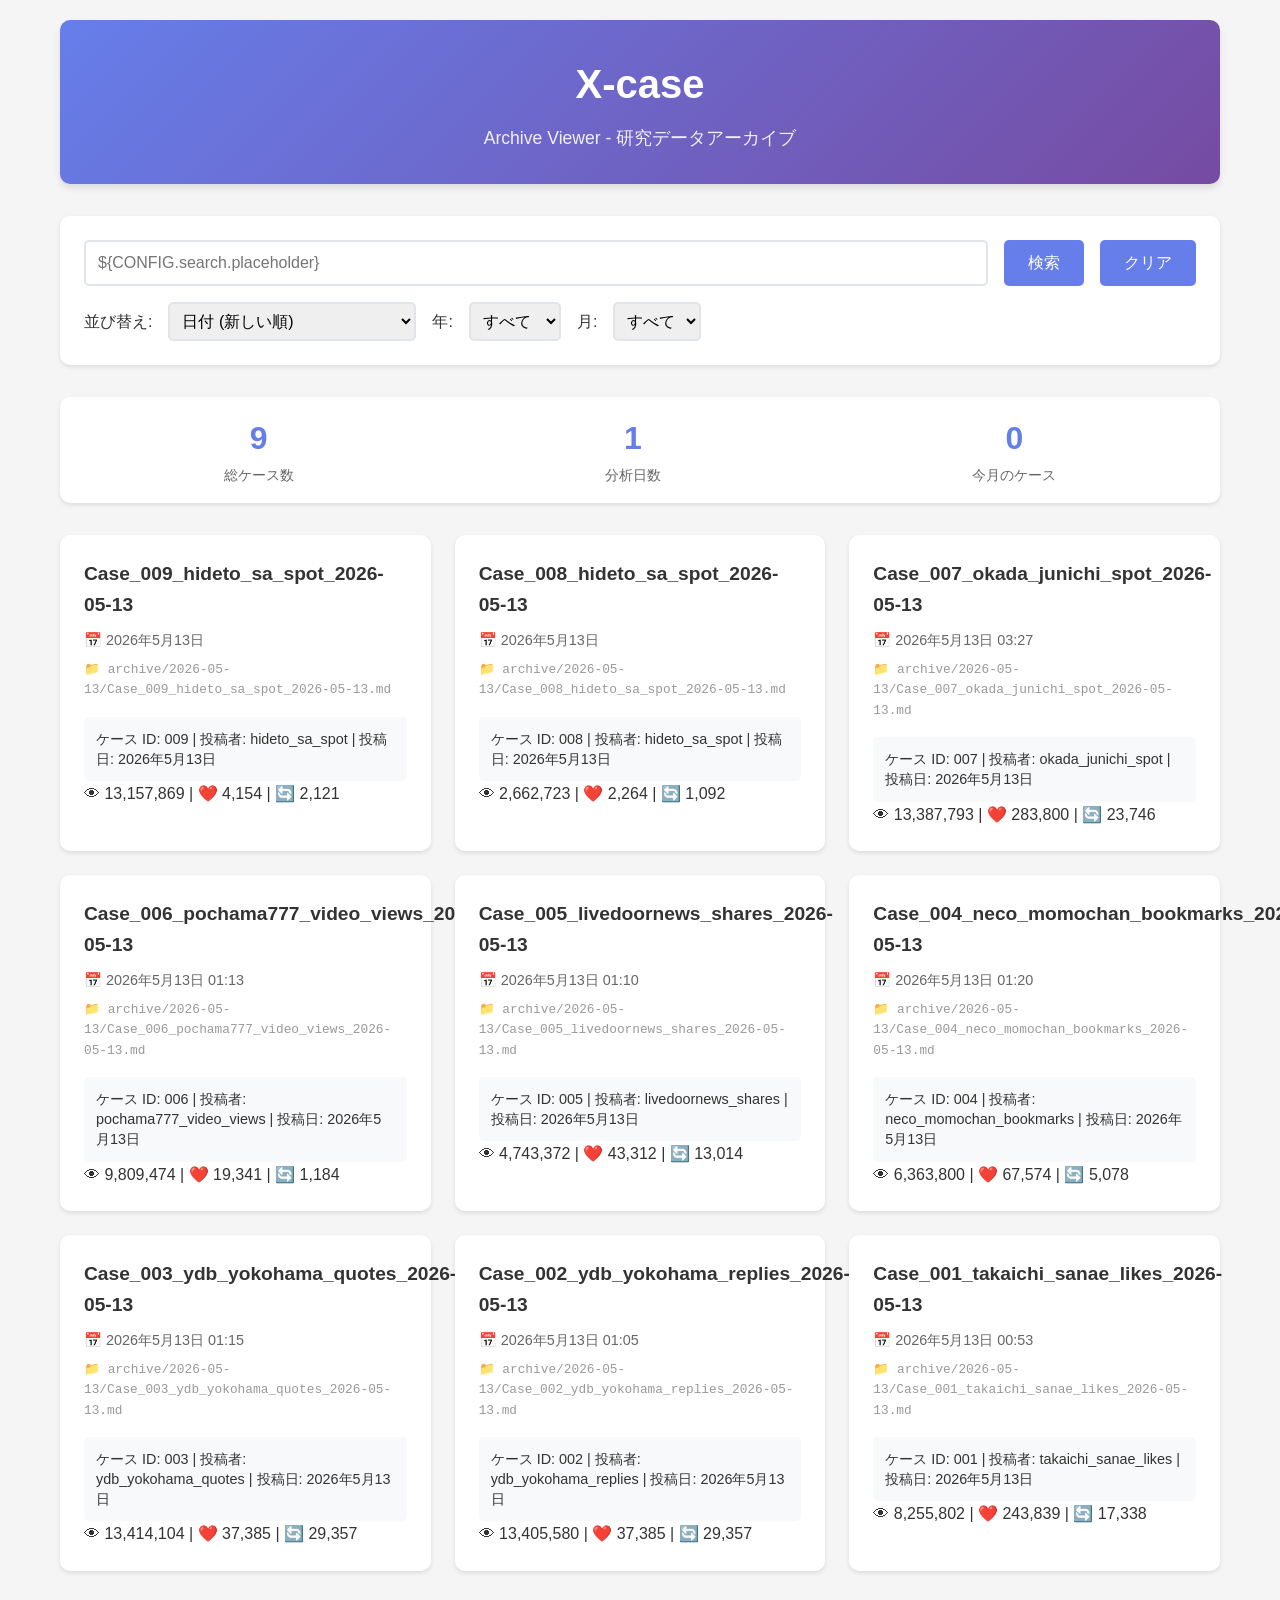
<file: index.html>
<!doctype html>
<html lang="ja">
  <head>
    <meta charset="UTF-8" />
    <meta name="viewport" content="width=device-width, initial-scale=1.0" />
    <title>X-case - Archive Viewer</title>
    <link rel="stylesheet" href="styles/styles.css" />
  </head>
  <body>
    <div class="container">
      <header>
        <div class="header-content" id="headerContent"></div>
      </header>

      <div class="controls">
        <div class="search-box">
          <input
            type="text"
            id="searchInput"
            class="search-input"
            placeholder="${CONFIG.search.placeholder}"
          />
          <button class="btn" onclick="performSearch()">検索</button>
          <button class="btn" onclick="clearSearch()">クリア</button>
        </div>
        <div class="sort-controls">
          <label for="sortSelect">並び替え:</label>
          <select
            id="sortSelect"
            class="sort-select"
            onchange="sortArchive()"
          ></select>
          <label for="yearFilter">年:</label>
          <select
            id="yearFilter"
            class="sort-select"
            onchange="filterArchive()"
          >
            <option value="">すべて</option>
          </select>
          <label for="monthFilter">月:</label>
          <select
            id="monthFilter"
            class="sort-select"
            onchange="filterArchive()"
          >
            <option value="">すべて</option>
          </select>
        </div>
      </div>

      <div class="stats" id="stats">
        <div class="stat-item">
          <div class="stat-number" id="totalCases">0</div>
          <div class="stat-label">総ケース数</div>
        </div>
        <div class="stat-item">
          <div class="stat-number" id="totalDays">0</div>
          <div class="stat-label">分析日数</div>
        </div>
        <div class="stat-item">
          <div class="stat-number" id="currentMonth">0</div>
          <div class="stat-label">今月のケース</div>
        </div>
      </div>

      <div id="loading" class="loading">${CONFIG.ui.loadingMessage}</div>

      <div id="archiveGrid" class="archive-grid" style="display: none"></div>

      <div id="noResults" class="no-results" style="display: none">
        <h3>${CONFIG.ui.noResultsMessage}</h3>
        <p>${CONFIG.ui.noResultsSubMessage}</p>
      </div>
    </div>

    <div id="modal" class="modal">
      <div class="modal-content">
        <span class="close" onclick="closeModal()">&times;</span>
        <div id="modalBody"></div>
      </div>
    </div>

    <script src="js/config.js"></script>
    <script src="js/data-utils.js"></script>
    <script src="js/index.js"></script>
  </body>
</html>
</file>
<file: styles/styles.css>
* {
  margin: 0;
  padding: 0;
  box-sizing: border-box;
}

body {
  font-family:
    -apple-system, BlinkMacSystemFont, "Segoe UI", Roboto, sans-serif;
  background-color: #f5f5f5;
  color: #333;
  line-height: 1.6;
}

.container {
  max-width: 1200px;
  margin: 0 auto;
  padding: 20px;
}

header {
  background: linear-gradient(135deg, #667eea 0%, #764ba2 100%);
  color: white;
  padding: 2rem 0;
  margin-bottom: 2rem;
  border-radius: 10px;
  box-shadow: 0 4px 6px rgba(0, 0, 0, 0.1);
}

.header-content {
  text-align: center;
}

h1 {
  font-size: 2.5rem;
  margin-bottom: 0.5rem;
}

.subtitle {
  font-size: 1.1rem;
  opacity: 0.9;
}

.controls {
  background: white;
  padding: 1.5rem;
  border-radius: 10px;
  margin-bottom: 2rem;
  box-shadow: 0 2px 4px rgba(0, 0, 0, 0.1);
}

.search-box {
  display: flex;
  gap: 1rem;
  margin-bottom: 1rem;
  flex-wrap: wrap;
}

.search-input {
  flex: 1;
  min-width: 200px;
  padding: 0.75rem;
  border: 2px solid #e1e5e9;
  border-radius: 5px;
  font-size: 1rem;
  transition: border-color 0.3s;
}

.search-input:focus {
  outline: none;
  border-color: #667eea;
}

.btn {
  padding: 0.75rem 1.5rem;
  background: #667eea;
  color: white;
  border: none;
  border-radius: 5px;
  cursor: pointer;
  font-size: 1rem;
  transition: background-color 0.3s;
}

.btn:hover {
  background: #5a6fd8;
}

.sort-controls {
  display: flex;
  gap: 1rem;
  align-items: center;
  flex-wrap: wrap;
}

.sort-select {
  padding: 0.5rem;
  border: 2px solid #e1e5e9;
  border-radius: 5px;
  font-size: 1rem;
}

.stats {
  background: white;
  padding: 1rem;
  border-radius: 10px;
  margin-bottom: 2rem;
  box-shadow: 0 2px 4px rgba(0, 0, 0, 0.1);
  display: flex;
  justify-content: space-around;
  flex-wrap: wrap;
  gap: 1rem;
}

.stat-item {
  text-align: center;
}

.stat-number {
  font-size: 2rem;
  font-weight: bold;
  color: #667eea;
}

.stat-label {
  font-size: 0.9rem;
  color: #666;
}

.archive-grid {
  display: grid;
  grid-template-columns: repeat(auto-fill, minmax(350px, 1fr));
  gap: 1.5rem;
  margin-bottom: 2rem;
}

.archive-item {
  background: white;
  border-radius: 10px;
  padding: 1.5rem;
  box-shadow: 0 2px 4px rgba(0, 0, 0, 0.1);
  transition:
    transform 0.3s,
    box-shadow 0.3s;
  cursor: pointer;
  position: relative;
}

.archive-item:hover {
  transform: translateY(-2px);
  box-shadow: 0 4px 8px rgba(0, 0, 0, 0.15);
}

.case-title {
  font-size: 1.2rem;
  font-weight: bold;
  color: #333;
  margin-bottom: 0.5rem;
}

.case-date {
  color: #666;
  font-size: 0.9rem;
  margin-bottom: 0.5rem;
}

.case-path {
  color: #999;
  font-size: 0.8rem;
  font-family: monospace;
  margin-bottom: 1rem;
}

.case-preview {
  background: #f8f9fa;
  padding: 0.75rem;
  border-radius: 5px;
  font-size: 0.9rem;
  line-height: 1.4;
  max-height: 100px;
  overflow-y: auto;
}

.no-results {
  text-align: center;
  padding: 3rem;
  background: white;
  border-radius: 10px;
  box-shadow: 0 2px 4px rgba(0, 0, 0, 0.1);
}

.loading {
  text-align: center;
  padding: 2rem;
  font-size: 1.2rem;
  color: #666;
}

.modal {
  display: none;
  position: fixed;
  z-index: 1000;
  left: 0;
  top: 0;
  width: 100%;
  height: 100%;
  background-color: rgba(0, 0, 0, 0.5);
}

.modal-content {
  background-color: white;
  margin: 5% auto;
  padding: 2rem;
  border-radius: 10px;
  width: 90%;
  max-width: 800px;
  max-height: 80vh;
  overflow-y: auto;
}

.case-overview {
  background: #f8f9fa;
  padding: 1rem;
  border-radius: 8px;
  margin-bottom: 1.5rem;
}

.overview-grid {
  display: grid;
  grid-template-columns: repeat(auto-fit, minmax(200px, 1fr));
  gap: 0.5rem;
}

.overview-item {
  padding: 0.5rem;
  background: white;
  border-radius: 4px;
  border-left: 4px solid #667eea;
}

.metrics-section {
  margin-bottom: 1.5rem;
}

.metrics-grid {
  display: grid;
  grid-template-columns: repeat(auto-fit, minmax(120px, 1fr));
  gap: 1rem;
  margin-top: 1rem;
}

.metric-item {
  text-align: center;
  padding: 1rem;
  background: linear-gradient(135deg, #667eea 0%, #764ba2 100%);
  color: white;
  border-radius: 8px;
}

.metric-value {
  display: block;
  font-size: 1.5rem;
  font-weight: bold;
  margin-bottom: 0.25rem;
}

.metric-label {
  font-size: 0.8rem;
  opacity: 0.9;
}

.content-section {
  background: #f8f9fa;
  padding: 1rem;
  border-radius: 8px;
  margin-bottom: 1.5rem;
}

.content-grid {
  display: grid;
  grid-template-columns: repeat(auto-fit, minmax(200px, 1fr));
  gap: 1rem;
  margin-top: 0.5rem;
}

.content-item {
  background: white;
  padding: 0.75rem;
  border-radius: 4px;
}

.text-content {
  margin-top: 1rem;
  padding: 1rem;
  background: white;
  border-radius: 4px;
  border-left: 4px solid #28a745;
}

.judgment-section {
  background: #f8f9fa;
  padding: 1rem;
  border-radius: 8px;
  margin-bottom: 1.5rem;
}

.judgment-score {
  margin: 1rem 0;
}

.score-bar {
  width: 100%;
  height: 20px;
  background: #e9ecef;
  border-radius: 10px;
  overflow: hidden;
  margin-bottom: 0.5rem;
}

.score-fill {
  height: 100%;
  transition:
    width 0.3s ease,
    background-color 0.3s ease;
}

.score-text {
  font-weight: bold;
  color: #495057;
}

.judgment-conclusion {
  margin-top: 1rem;
  padding: 1rem;
  background: white;
  border-radius: 4px;
  border-left: 4px solid #ffc107;
}

.links-section {
  background: #f8f9fa;
  padding: 1rem;
  border-radius: 8px;
}

.links-section a {
  color: #667eea;
  text-decoration: none;
  margin-right: 1rem;
}

.links-section a:hover {
  text-decoration: underline;
}

.close {
  color: #aaa;
  float: right;
  font-size: 28px;
  font-weight: bold;
  cursor: pointer;
}

.close:hover {
  color: #000;
}

@media (max-width: 768px) {
  .container {
    padding: 10px;
  }

  h1 {
    font-size: 2rem;
  }

  .archive-grid {
    grid-template-columns: 1fr;
  }

  .search-box {
    flex-direction: column;
  }

  .sort-controls {
    flex-direction: column;
    align-items: stretch;
  }
}
</file>
